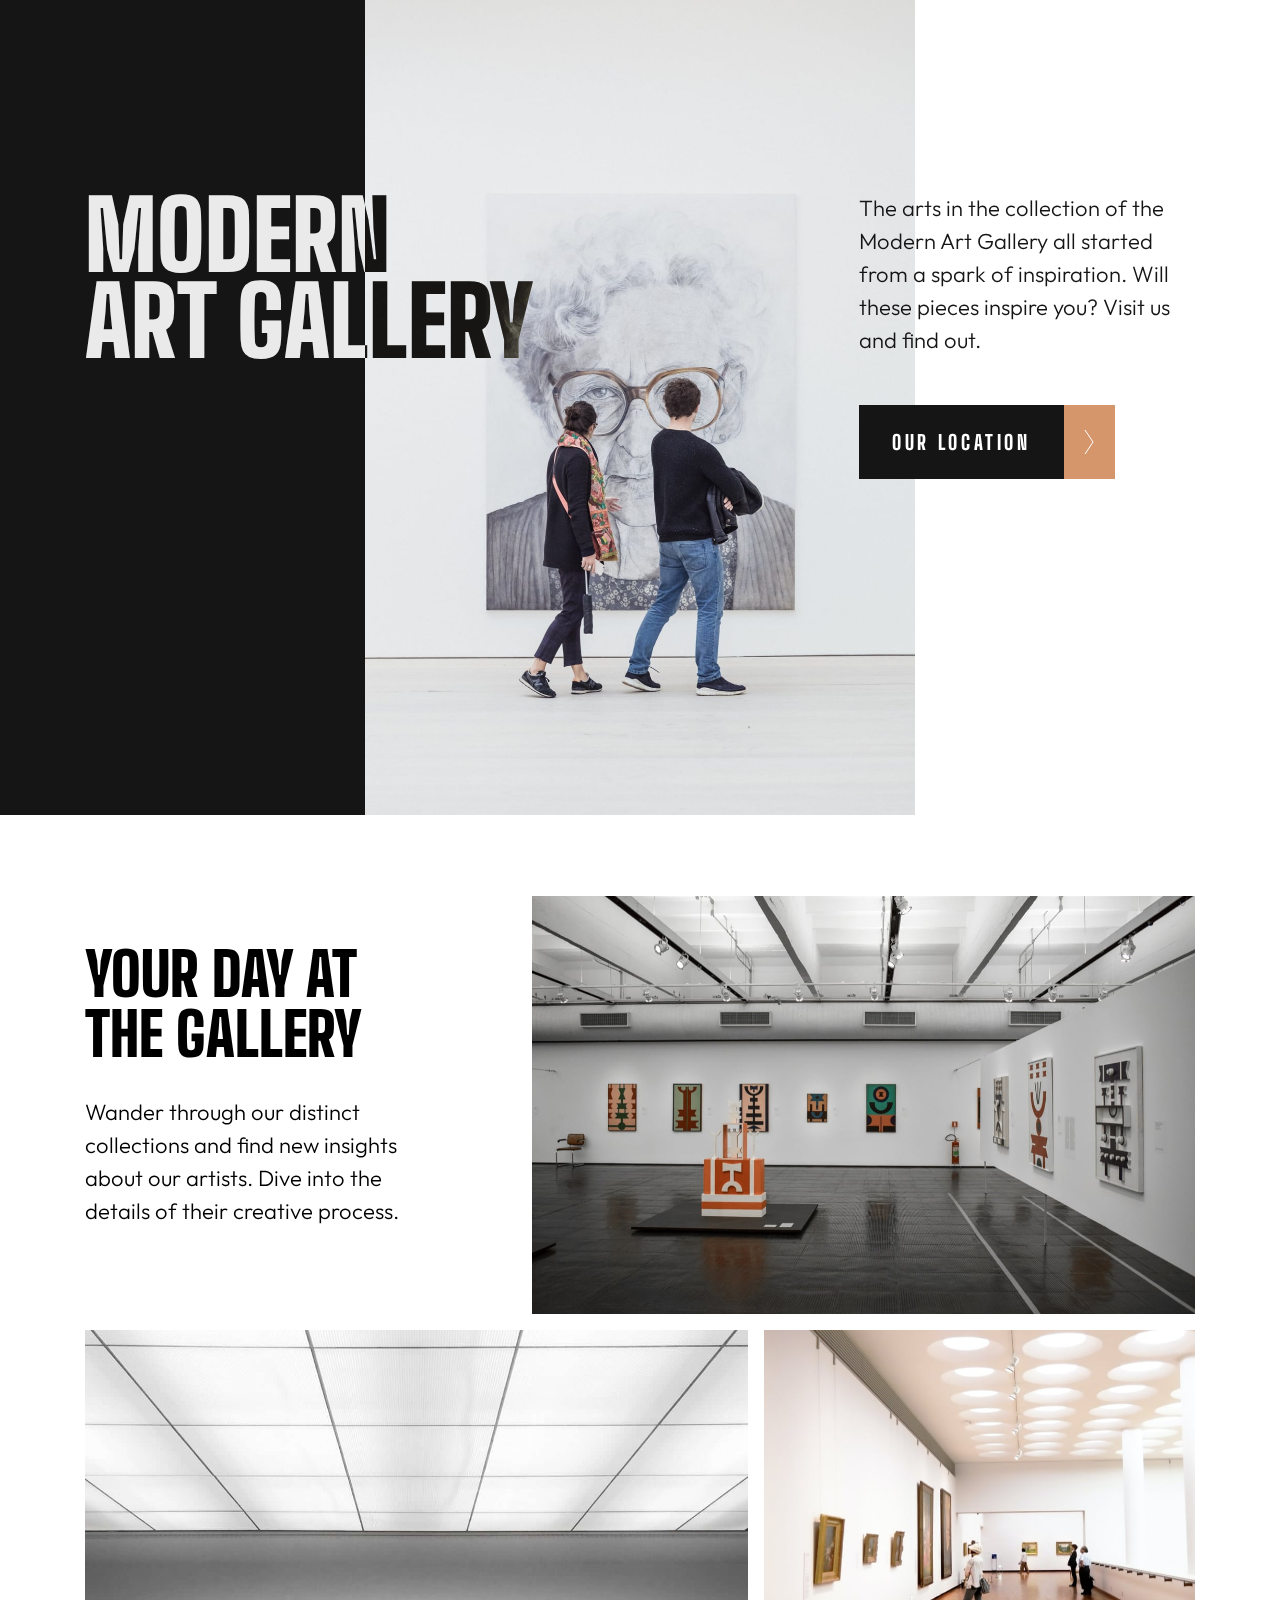
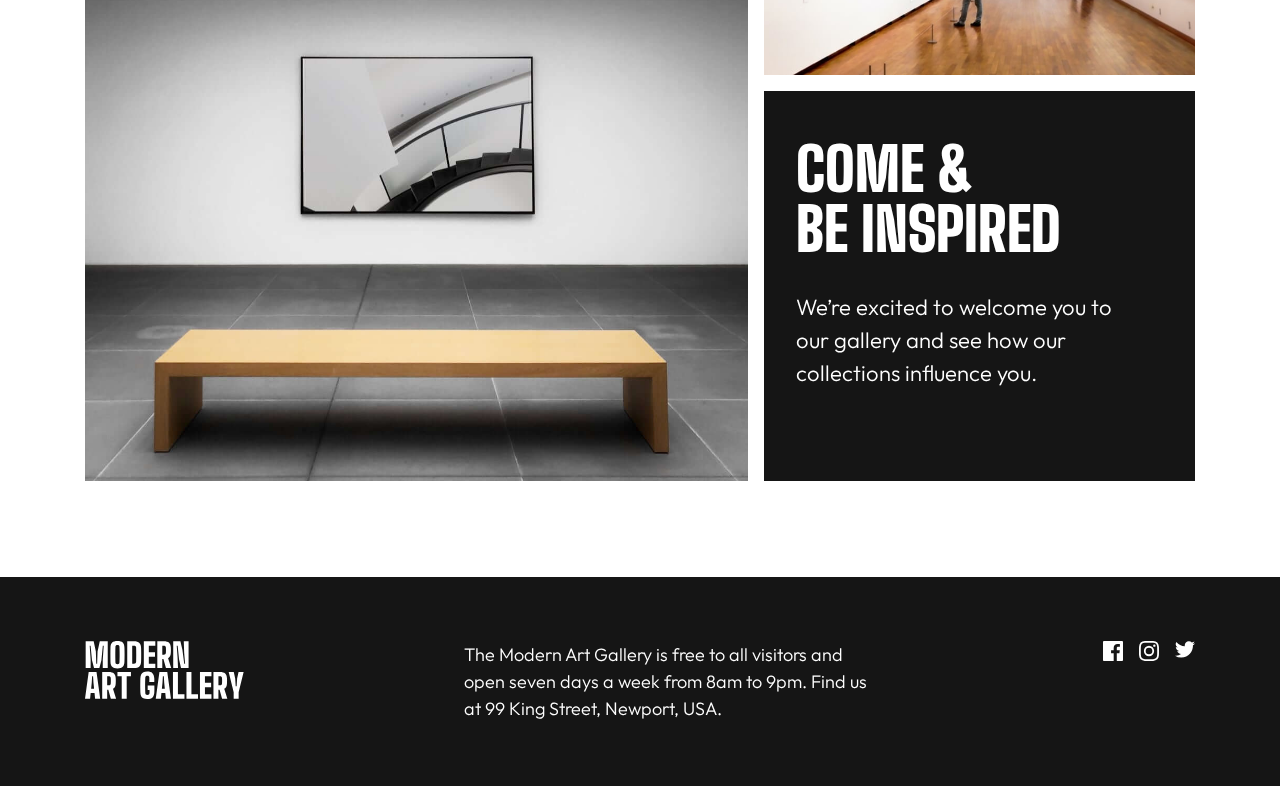
<file: index.html>
<!DOCTYPE html>
<html lang="en">
  <head>
    <meta charset="UTF-8" />
    <meta name="viewport" content="width=device-width, initial-scale=1.0" />
    <link rel="stylesheet" href="assets/css/style.css" />
    <script src="assets/js/main.js" defer></script>
    <title>Frontend Mentor | Art gallery website</title>
  </head>
  <body>
    <main>
      <section class="banner">
        <div class="banner__black-bg"></div>
        <picture class="banner__img-wrapper">
          <source
            media="(max-width: 600px)"
            srcset="assets/images/mobile/image-hero@2x.jpg"
          />
          <img
            src="assets/images/desktop/image-hero@2x.jpg"
            alt="A man and a women looking at a picture of a old lady"
          />
        </picture>
        <div class="banner__white-bg"></div>
        <div class="banner__text-container container">
          <h1 class="banner__heading">
            Modern <br />
            art gallery
          </h1>
          <div class="banner__info-btn-container">
            <p class="banner__info-text">
              The arts in the collection of the Modern Art Gallery all started
              from a spark of inspiration. Will these pieces inspire you? Visit
              us and find out.
            </p>
            <a href="location.html" class="btn btn--arrow-right">
              <p>Our location</p>
              <div class="btn__arrow-container">
                <svg
                  class="btn__arrow-right"
                  width="10"
                  height="24"
                  xmlns="http://www.w3.org/2000/svg"
                >
                  <path stroke="#FFF" fill="none" d="m1 0 8 12-8 12" />
                </svg>
              </div>
            </a>
          </div>
        </div>
      </section>
      <section class="info container">
        <div class="info__text-box">
          <h2 class="info__heading">Your day at the gallery</h2>
          <p class="info__paragraph">
            Wander through our distinct collections and find new insights about
            our artists. Dive into the details of their creative process.
          </p>
        </div>
        <picture class="info__img-wrapper">
          <source
            media="(max-width: 600px)"
            srcset="assets/images/mobile/image-grid-1@2x.jpg"
          />
          <source
            media="(max-width: 768px)"
            srcset="assets/images/tablet/image-grid-1@2x.jpg"
          />
          <img
            src="assets/images/desktop/image-grid-1@2x.jpg"
            alt="Gallery overview"
          />
        </picture>
        <picture class="info__img-wrapper">
          <source
            media="(max-width: 600px)"
            srcset="assets/images/mobile/image-grid-2@2x.jpg"
          />
          <source
            media="(max-width: 768px)"
            srcset="assets/images/tablet/image-grid-2@2x.jpg"
          />
          <img
            src="assets/images/desktop/image-grid-2@2x.jpg"
            alt="Bench in front of an painting on the wall"
          />
        </picture>
        <picture class="info__img-wrapper">
          <source
            media="(max-width: 600px)"
            srcset="assets/images/mobile/image-grid-3@2x.jpg"
          />
          <source
            media="(max-width: 768px)"
            srcset="assets/images/tablet/image-grid-3@2x.jpg"
          />
          <img
            src="assets/images/desktop/image-grid-3@2x.jpg"
            alt="A few people looking at paintings in a gallery "
          />
        </picture>
        <div class="info__text-box info__text-box--dark">
          <h2 class="info__heading">Come & be inspired</h2>
          <p class="info__paragraph">
            We’re excited to welcome you to our gallery and see how our
            collections influence you.
          </p>
        </div>
      </section>
    </main>
    <footer class="footer">
      <div class="footer__layout-grid container">
        <img
          src="assets/images/logo-light.svg"
          alt="Modern art gellery"
          class="footer__logo"
        />
        <p class="footer__text">
          The Modern Art Gallery is free to all visitors and open seven days a
          week from 8am to 9pm. Find us at 99 King Street, Newport, USA.
        </p>
        <div class="footer__socials">
          <a href="#" class="footer__social-link">
            <svg
              class="footer__social-icon"
              width="20"
              height="20"
              xmlns="http://www.w3.org/2000/svg"
              role="img"
              aria-labelledby="facebook"
            >
              <title id="facebook">Facebook profile</title>
              <path
                d="M18.896 0H1.104C.494 0 0 .494 0 1.104v17.793C0 19.506.494 20 1.104 20h9.58v-7.745H8.076V9.237h2.606V7.01c0-2.583 1.578-3.99 3.883-3.99 1.104 0 2.052.082 2.329.119v2.7h-1.598c-1.254 0-1.496.597-1.496 1.47v1.928h2.989l-.39 3.018h-2.6V20h5.098c.608 0 1.102-.494 1.102-1.104V1.104C20 .494 19.506 0 18.896 0Z"
                fill="#FFF"
              />
            </svg>
          </a>
          <a href="#" class="footer__social-link">
            <svg
              class="footer__social-icon"
              width="20"
              height="20"
              xmlns="http://www.w3.org/2000/svg"
              role="img"
              aria-labelledby="instagram"
            >
              <title id="instagram">Instagram profile</title>
              <path
                d="M10 1.802c2.67 0 2.987.01 4.042.059 2.71.123 3.975 1.409 4.099 4.099.048 1.054.057 1.37.057 4.04 0 2.672-.01 2.988-.057 4.042-.124 2.687-1.387 3.975-4.1 4.099-1.054.048-1.37.058-4.041.058-2.67 0-2.987-.01-4.04-.058-2.718-.124-3.977-1.416-4.1-4.1-.048-1.054-.058-1.37-.058-4.041 0-2.67.01-2.986.058-4.04.124-2.69 1.387-3.977 4.1-4.1 1.054-.048 1.37-.058 4.04-.058ZM10 0C7.284 0 6.944.012 5.877.06 2.246.227.227 2.242.061 5.877.01 6.944 0 7.284 0 10s.012 3.057.06 4.123c.167 3.632 2.182 5.65 5.817 5.817 1.067.048 1.407.06 4.123.06s3.057-.012 4.123-.06c3.629-.167 5.652-2.182 5.816-5.817.05-1.066.061-1.407.061-4.123s-.012-3.056-.06-4.122C19.777 2.249 17.76.228 14.124.06 13.057.01 12.716 0 10 0Zm0 4.865a5.135 5.135 0 1 0 0 10.27 5.135 5.135 0 0 0 0-10.27Zm0 8.468a3.333 3.333 0 1 1 0-6.666 3.333 3.333 0 0 1 0 6.666Zm5.338-9.87a1.2 1.2 0 1 0 0 2.4 1.2 1.2 0 0 0 0-2.4Z"
                fill="#FFF"
              />
            </svg>
          </a>
          <a href="#" class="footer__social-link">
            <svg
              class="footer__social-icon"
              width="20"
              height="17"
              xmlns="http://www.w3.org/2000/svg"
              role="img"
              aria-labelledby="twitter"
            >
              <title id="twitter">Twitter profile</title>
              <path
                d="M20 2.172a8.192 8.192 0 0 1-2.357.646 4.11 4.11 0 0 0 1.805-2.27 8.22 8.22 0 0 1-2.606.996A4.096 4.096 0 0 0 13.847.248c-2.65 0-4.596 2.472-3.998 5.037A11.648 11.648 0 0 1 1.392 1a4.109 4.109 0 0 0 1.27 5.478 4.086 4.086 0 0 1-1.858-.513c-.045 1.9 1.318 3.679 3.291 4.075a4.113 4.113 0 0 1-1.853.07 4.106 4.106 0 0 0 3.833 2.849A8.25 8.25 0 0 1 0 14.658a11.616 11.616 0 0 0 6.29 1.843c7.618 0 11.923-6.434 11.663-12.205A8.354 8.354 0 0 0 20 2.172Z"
                fill="#FFF"
              />
            </svg>
          </a>
        </div>
      </div>
    </footer>
  </body>
</html>
</file>
<file: assets/css/style.css>
/* FONTS */
@font-face {
  font-family: 'Big Shoulders Display Black';
  src: url(../fonts/Big_Shoulders_Display/static/BigShouldersDisplay-Black.ttf);
}

@font-face {
  font-family: 'Big Shoulders Display ExtraBold';
  src: url(../fonts/Big_Shoulders_Display/static/BigShouldersDisplay-ExtraBold.ttf);
}

@font-face {
  font-family: 'Outfit Light';
  src: url(../fonts/Outfit/static/Outfit-Light.ttf);
}

/* RESETS */

*,
*::before,
*::after {
  box-sizing: border-box;
}

* {
  margin: 0;
  padding: 0;
  font: inherit;
}

html {
  color-scheme: dark light;
}

body {
  min-height: 100vh;
  font-family: var(--ff-headings);
}

img,
picture,
svg,
video {
  display: block;
  max-width: 100%;
}

h1,
h2,
h3,
h4,
h5,
h6 {
  text-wrap: balance;
}

p,
li {
  text-wrap: pretty;
}

a {
  color: inherit;
  text-decoration: none;
}

button {
  cursor: pointer;
}

/* CUSTOM PROPERTIES */
:root {
  /* Colors */
  --clr-dark: rgb(21, 21, 21);
  --clr-darkgrey: rgb(68, 68, 68);
  --clr-light: rgb(255, 255, 255);
  --clr-accent: rgb(213, 150, 108);

  /* Fonts */
  --ff-headings: 'Big Shoulders Display Black', sans-serif;
  --ff-btn: 'Big Shoulders Display ExtraBold', sans-serif;
  --ff-paragraphs: 'Outfit Light', sans-serif;
  /* Font size on desktop */
  --fs-heading-xl: 6rem;
  --fs-heading-l: 4.375rem;
  --fs-heading-m: 3.75rem;
  --fs-heading-s: 2.25rem;
  --fs-body-m: 1.375rem;
  --fs-body-s: 1.125rem;

  /* Gaps */
  --section-margin: 6rem;
  --container-padding: 2rem;
}

/* Font size on tablet */
@media (max-width: 768px) {
  :root {
    --fs-heading-xl: 4.375rem;
    --fs-heading-l: 3.4375rem;
    --fs-heading-m: 3.125rem;
    --fs-heading-s: 2rem;
    --fs-body-m: 1.125rem;
    --fs-body-s: 1rem;
  }
}

/* Font size on mobile */
@media (max-width: 600px) {
  :root {
    --fs-heading-xl: 3.75rem;
    --fs-heading-l: 3.125rem;
    --fs-heading-m: 3.125rem;
    --fs-heading-s: 2rem;
    --fs-body-m: 1.125rem;
    --fs-body-s: 1rem;

    --container-padding: 1rem;
  }
}

/* GENERAL */

.container {
  max-width: calc(4rem + 1110px);
  margin-inline: auto;
  padding-inline: var(--container-padding);
}

/* BUTTONS */

.btn {
  display: grid;
  grid-template-columns: 80% 20%;

  width: 16rem;
  border: 0;
  font-family: var(--ff-btn);
  font-size: 1.25rem;
  letter-spacing: 3.65px;

  cursor: pointer;
}

.btn--arrow-left {
  grid-template-columns: 20% 80%;
}

.btn p {
  background-color: var(--clr-dark);
  padding-block: 1.25em;
  text-align: center;
  color: var(--clr-light);
  text-transform: uppercase;
}

.btn__arrow-container {
  display: grid;
  place-items: center;
  background-color: var(--clr-accent);
  height: 100%;
}

.btn:hover p {
  background: var(--clr-accent);
}

.btn:hover .btn__arrow-container {
  background: var(--clr-dark);
}

.btn:hover .btn__arrow-right {
  animation: btnRightArrowAnimation;
  animation-timing-function: ease-in-out;
  animation-duration: 1200ms;
  animation-iteration-count: infinite;
}

.btn:hover .btn__arrow-left {
  animation: btnLeftArrowAnimation;
  animation-timing-function: ease-in-out;
  animation-duration: 1200ms;
  animation-iteration-count: infinite;
}

@keyframes btnRightArrowAnimation {
  from {
    transform: translateX(-2px);
  }
  to {
    transform: translateX(2px);
  }
}

@keyframes btnLeftArrowAnimation {
  from {
    transform: translateX(2px);
  }
  to {
    transform: translateX(-2px);
  }
}

/* INDEX BANNER */

.banner {
  display: grid;
  grid-template-columns: 1fr 550px 1fr;

  position: relative;

  height: 50rem;
  margin-bottom: var(--section-margin);
}

.banner__black-bg {
  background-color: var(--clr-dark);
}

.banner__white-bg {
  background-color: var(--clr-light);
}

.banner__img-wrapper img {
  width: 100%;
  height: 100%;
  object-fit: cover;
}

.banner__text-container {
  display: flex;
  justify-content: space-between;
  gap: 1rem;

  position: absolute;
  left: 0;
  right: 0;
  top: 12rem;
}

.banner__heading {
  color: var(--clr-light);
  mix-blend-mode: difference;
  font-size: var(--fs-heading-xl);
  line-height: 0.9;
  text-transform: uppercase;
}

.banner__info-text {
  margin-bottom: 3rem;
  max-width: 24ch;
  color: var(--clr-dark);
  font-family: var(--ff-paragraphs);
  font-size: var(--fs-body-m);
  line-height: 1.5;
}

/* INDEX INFO */

.info {
  display: grid;
  gap: 1rem;
  grid-template-columns: 4fr 2fr 4fr;
  grid-template-areas:
    'textbox-1 image-1 image-1'
    'image-2 image-2 image-3'
    'image-2 image-2 textbox-2';

  margin-bottom: var(--section-margin);
}

.info__text-box {
  padding: 3rem 5rem 3rem 0;
}

.info__text-box--dark {
  padding: 3rem 2rem;
  background: var(--clr-dark);
  color: var(--clr-light);
}

.info__heading {
  max-width: 25rem;
  margin-bottom: 2rem;
  font-size: var(--fs-heading-m);
  text-transform: uppercase;
  line-height: 1;
}

.info__paragraph {
  max-width: 22rem;
  font-family: var(--ff-paragraphs);
  font-size: var(--fs-body-m);
  line-height: 1.5;
}

.info__img-wrapper img,
.info__img-wrapper source {
  width: 100%;
  height: 100%;
  object-fit: cover;
}

.info__text-box:first-child {
  grid-area: textbox-1;
}

.info__img-wrapper:nth-child(2) {
  grid-area: image-1;
}

.info__img-wrapper:nth-child(3) {
  grid-area: image-2;
}

.info__img-wrapper:nth-child(4) {
  grid-area: image-3;
}

.info__text-box:last-child {
  grid-area: textbox-2;
}

/* LOCATION - MAP */
#map {
  height: 40rem;
}

.map__button-container .btn {
  position: absolute;
  top: 0;
  z-index: 1000;
}

/* LOCATION - OUR LOCATION */

.location {
  background: var(--clr-dark);
  padding: 6rem 0;
  color: var(--clr-light);
}

.location__layout-grid {
  display: grid;
  gap: 2rem;
  grid-template-columns: 1fr 1fr;
}

.location__heading {
  font-size: var(--fs-heading-l);
  text-transform: uppercase;
  max-width: 10ch;
  line-height: 1;
}

.location__text-container {
  display: grid;
  gap: 2rem;
}

.location__adress-heading {
  font-size: var(--fs-heading-s);
  color: var(--clr-accent);
  text-transform: uppercase;
}

.location__paragraph {
  font-family: var(--ff-paragraphs);
  font-size: var(--fs-body-m);
  line-height: 1.5;
}

/* FOOTER */

.footer {
  background: var(--clr-dark);
  padding-block: 4rem;
  color: var(--clr-light);
  font-family: var(--ff-paragraphs);
}

.footer__layout-grid {
  display: flex;
  justify-content: space-between;
  align-items: start;
  gap: 2rem;
}

.footer__logo {
  flex-shrink: 0;
  width: 10rem;
}

.footer__text {
  max-width: 35ch;
  font-size: var(--fs-body-s);
  line-height: 1.5;
}

.footer__socials {
  display: flex;
  gap: 1rem;
}

.footer__socials {
  flex-shrink: 0;
}

.footer__social-icon:hover path {
  fill: var(--clr-accent);
}

/* Footer accent */
.footer--accent {
  background: var(--clr-accent);
  color: var(--clr-dark);
}

.footer--accent .footer__social-icon path {
  fill: var(--clr-dark);
}

.footer--accent .footer__social-icon:hover path {
  fill: var(--clr-light);
}

/* MEDIA QUERIES */

@media screen and (max-width: 768px) {
  .banner {
    grid-template-columns: 3fr 2fr;
    height: 43rem;
  }

  .banner__black-bg {
    display: none;
  }

  .banner__text-container {
    flex-direction: column;

    position: absolute;
    left: initial;
    top: 10rem;
  }

  .banner__heading {
    color: var(--clr-dark);
    mix-blend-mode: unset;
  }

  .banner__info-text {
    max-width: 30ch;
  }

  .info__text-box {
    padding: 3rem 1rem;
  }
}

@media screen and (max-width: 600px) {
  .banner {
    grid-template-columns: 1fr;
    height: auto;
  }

  .banner__white-bg {
    display: none;
  }

  .banner__img-wrapper {
    height: 15rem;
    margin-bottom: var(--fs-heading-s);
  }

  .banner__text-container {
    position: static;
  }

  .info {
    grid-template-columns: 1fr;
    grid-template-areas:
      'image-1'
      'textbox-1'
      'image-2'
      'image-3'
      'textbox-2';
  }

  .info__text-box {
    padding: 1rem 0;
  }

  .info__text-box--dark {
    padding: 2rem 1rem;
  }

  .info__heading {
    margin-bottom: 1rem;
  }

  .map__button-container {
    padding: 0;
  }

  .location {
    padding: 4rem 0;
  }

  .location__layout-grid {
    grid-template-columns: 1fr;
  }

  .location__heading {
    max-width: unset;
  }

  .location__text-container {
    gap: 1rem;
  }

  .footer__layout-grid {
    flex-direction: column;
    padding-inline: 2rem;
  }
}
</file>
